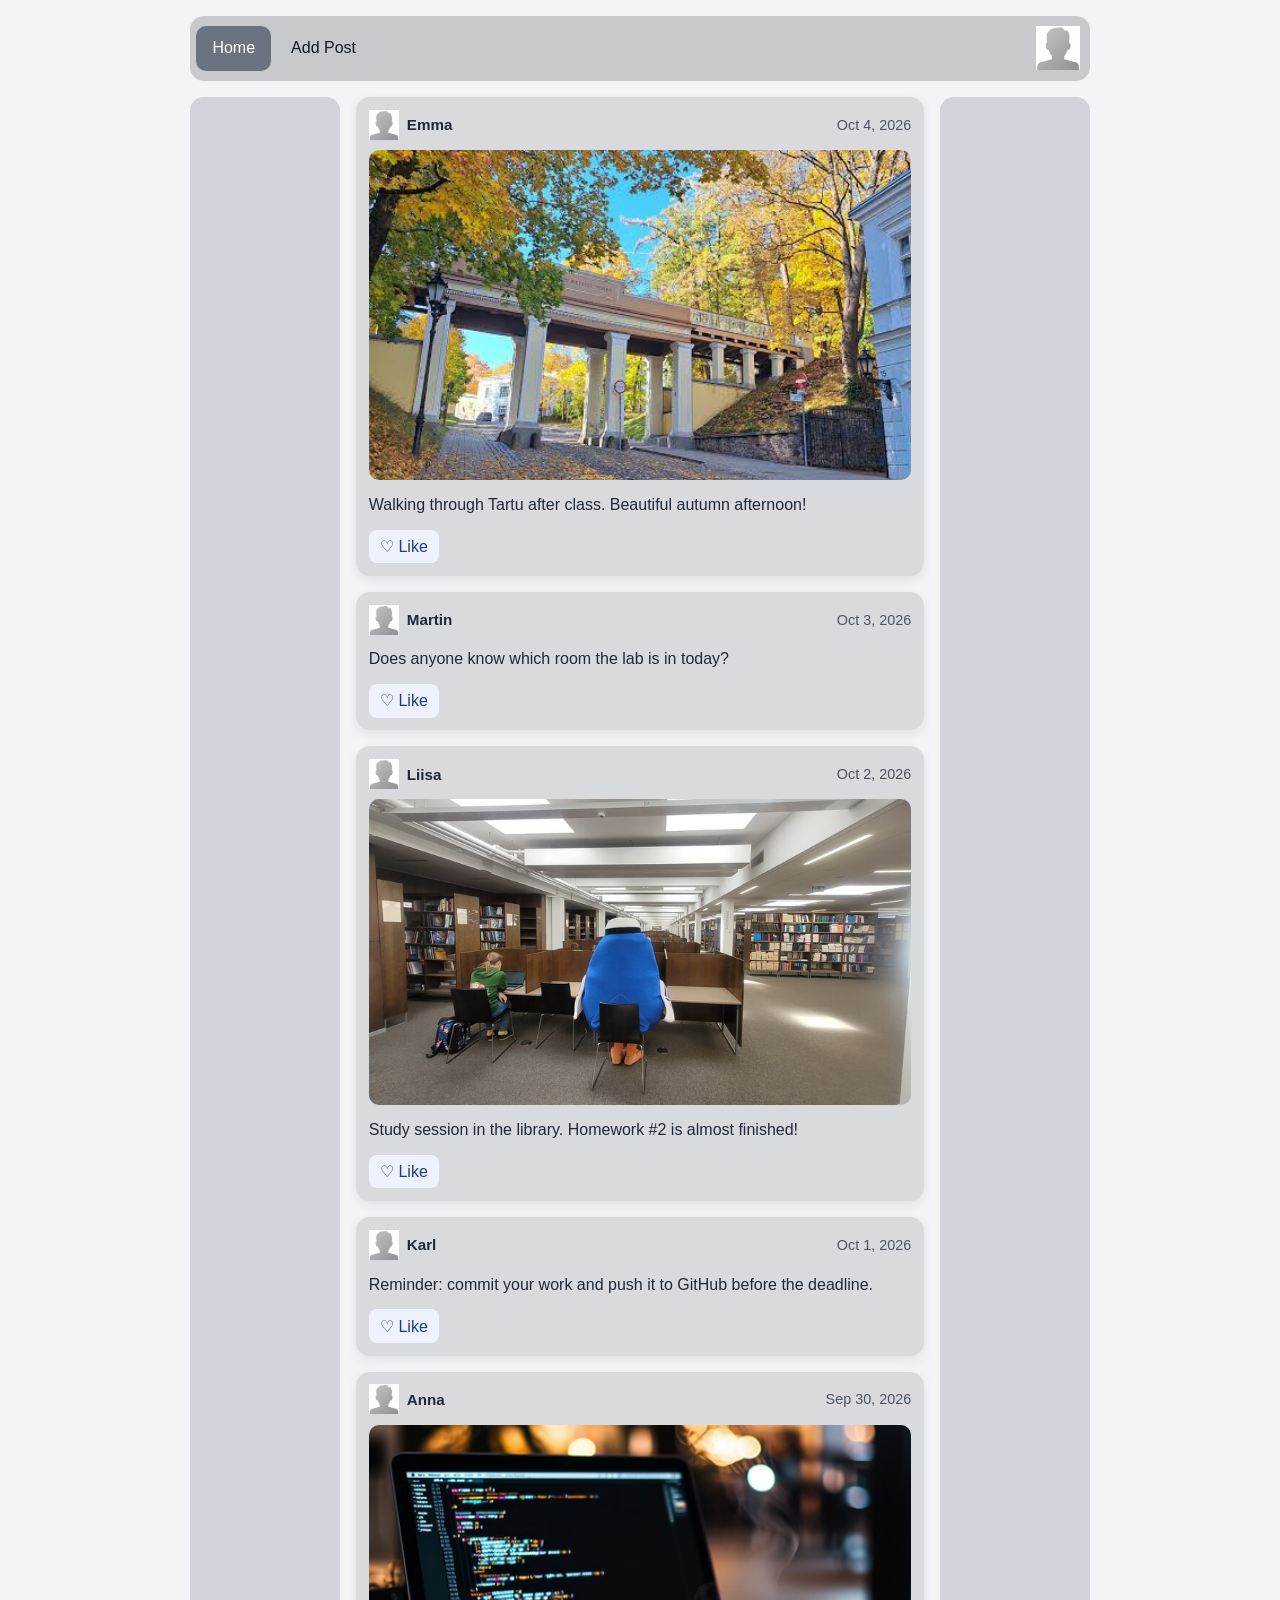
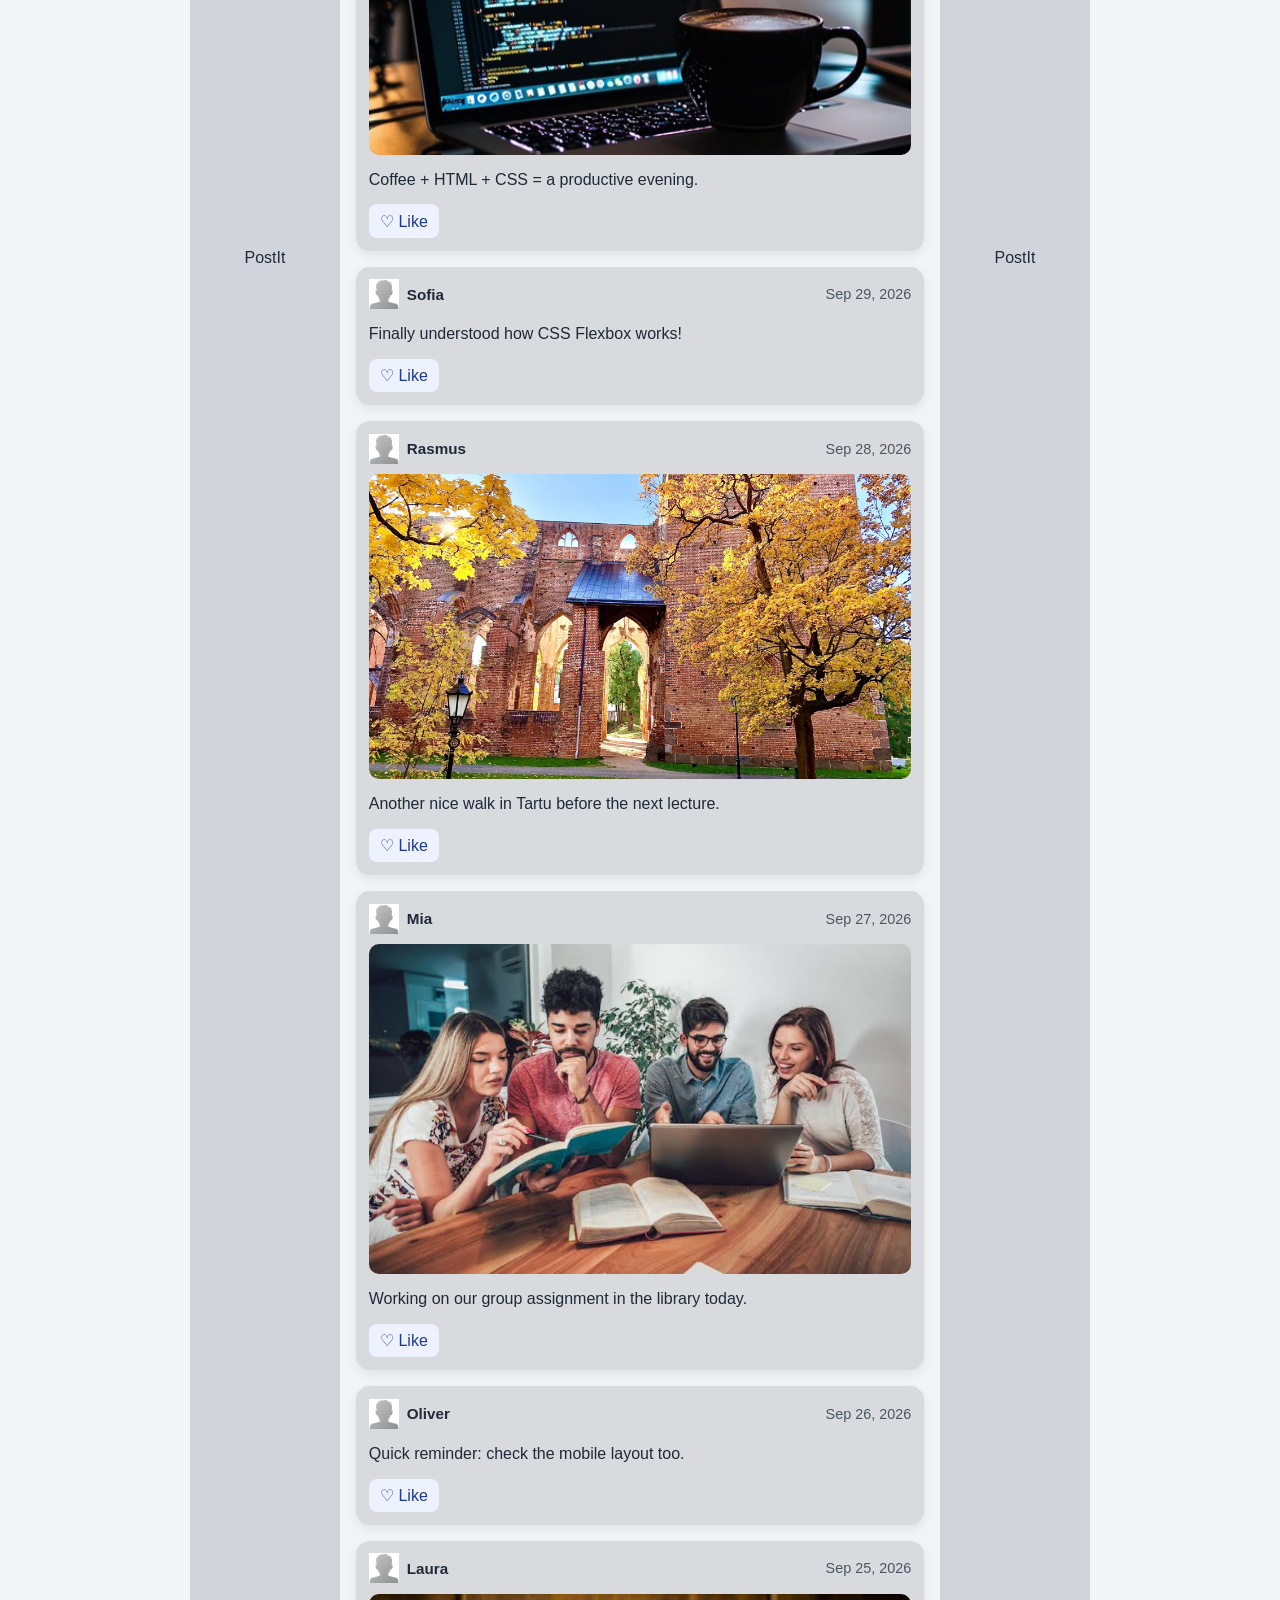
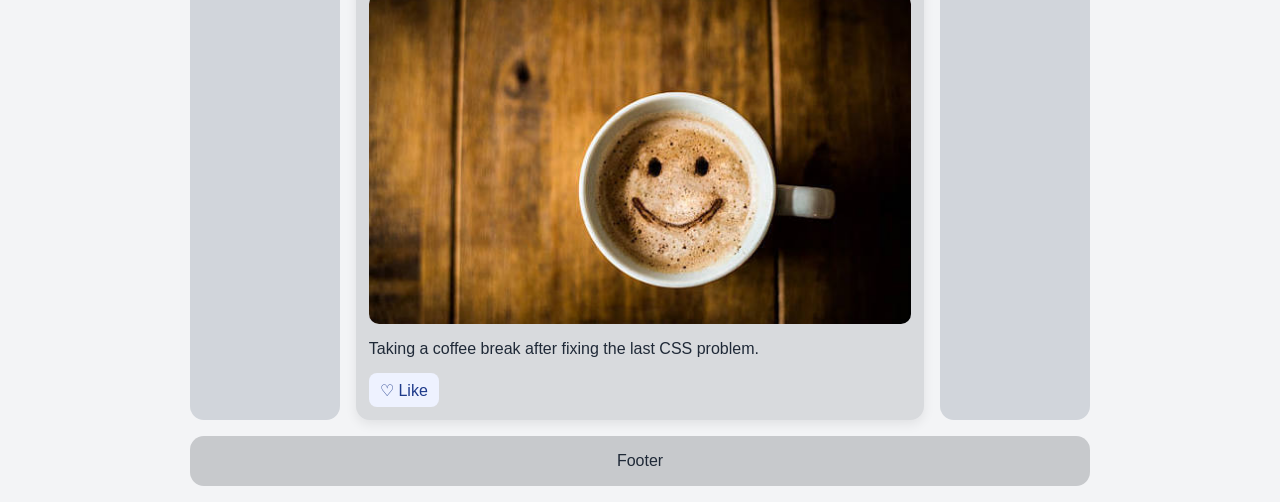
<file: index.html>
<!DOCTYPE html>
<html lang="en">
<head>
  <meta charset="UTF-8">
  <meta name="viewport" content="width=device-width, initial-scale=1.0">
  <!--muudab lehe sobivaks ka telefoniekraanile -->
  <title>PostIt - Home</title>
  <link rel="stylesheet" href="styles.css">
  <script src="script.js" defer></script>
  <!--ühendab html faili css failiga -->
</head>
<body>
  
  <header class="site-header">
    <nav class="main-nav" aria-label="Main navigation">
      <a href="index.html" aria-current="page">Home</a>
      <a href="addPost.html">Add Post</a>
      <!-- viitab addPost.html lehele-->
      <a class="profile-link" id="profile-toggle" href="login.html" aria-label="Open profile menu" aria-haspopup="true" aria-expanded="false" aria-controls="profile-menu">
        <!-- viitab  login.html lehele-->
        <img src="images/avatar.jpg" alt="Profile">
        <!--img näitab pilti, src näitab asukohta kus see asub, alt on pildi kirjeldusm kui seda ei saa laadida -->
      </a>
      <!-- Profiilimenüü avaneb ja sulgub profiilipildile vajutades. -->
      <section class="profile-menu" id="profile-menu" aria-label="User profile menu" hidden>
        <p class="profile-name">John Doe</p>
        <p class="profile-email">johndoe@ut.ee</p>
        <a href="login.html" class="logout-link">Log out</a>
      </section>
    </nav>
  </header>

  <main class="page-shell">
    <section class="feed-layout" aria-label="Post feed">
      <!-- siin asuvad postitused ja küljepaneelid-->
      <aside class="side-panel left-panel">
        <!-- aside sisaldab lisainfot-->
        <p>PostIt</p>
      </aside>

      <section class="posts" aria-label="All posts" id="posts-container">
        <p id="posts-status">Loading posts...</p>
        <!-- JSON-ist loodud postitused lisab script.js siia automaatselt. -->
<!-- kasutaja profiilipilt -->
<!-- näitab kuupäeva, datetime annab kuupäeva õiges vormis-->
<!-- postituse juurde kuuluv pilt-->
<!-- "like" nupp, type="button" tähendab et nupp ei saada vormi-->
<!--teine postitus-->
<!--kolmas postitus-->
<!--neljas postitus-->
<!--viies postitus-->
      </section>
      
      <aside class="side-panel right-panel">
                  <!--parem külgpaneel-->

        <p>PostIt</p>
      </aside>
    </section>
  </main>

  <footer class="site-footer">
    <p>Footer</p>
  </footer>
</body>
</html>
</file>
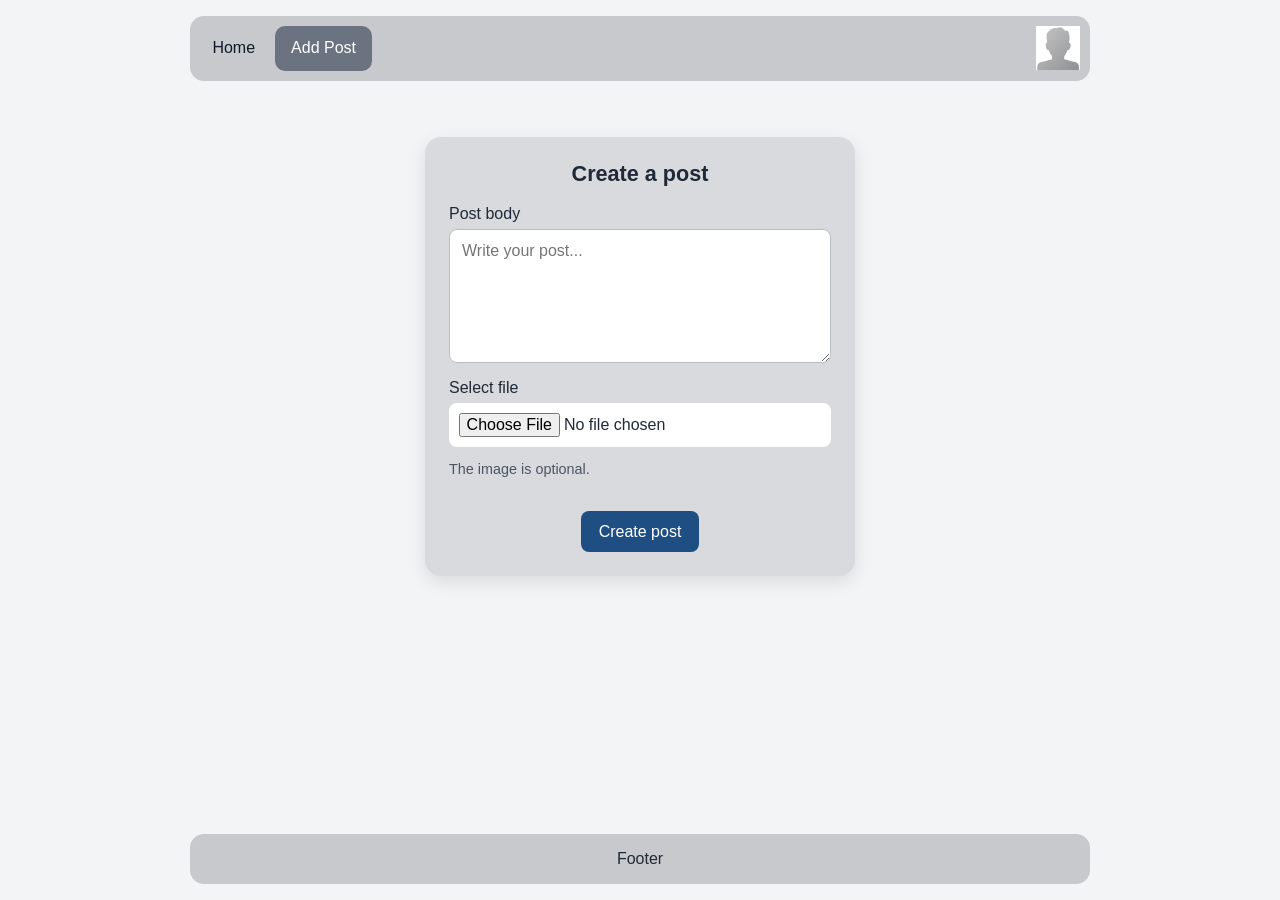
<file: addPost.html>
<!DOCTYPE html>
<html lang="en">
<head>
  <meta charset="UTF-8">
  
  <!-- leht sobivaks ka telole, üldiselt ka skaleeruv, kui brauseri suurust muudad -->
  <meta name="viewport" content="width=device-width, initial-scale=1.0">
  <title>PostIt - Add Post</title>

  <!-- ühendab addposti faili styles.css failiga -->
  <link rel="stylesheet" href="styles.css">
</head>
<body>
  
  <!-- lehe header; navigatsiooniriba; avalehele viimise nupp; add posti nupp (aria current
  näitab, et leht hetkel aktiivne); profiilipildi nupp kust läheb login lehele; profiilipilt -->
  <header class="site-header">
    <nav class="main-nav" aria-label="Main navigation">
      <a href="index.html">Home</a>
      <a href="addPost.html" aria-current="page">Add Post</a>
      <a class="profile-link" href="login.html" aria-label="Open login page">
        <img src="images/avatar.jpg" alt="Profile">
      </a>
    </nav>
  </header>

  <!-- uue postituse tegemise ala ja selle pealkiri -->
  <main class="page-shell centered-page">
    <section class="form-card" aria-labelledby="add-post-title">
      <h1 id="add-post-title">Create a post</h1>

      <!-- pärast vormi saatmist tagasi index.htmli; teksti sisestamise väli ja pealkiri;
      tekstikasti suurus, algne tekst sees ja required tähendab, et väli peab täidetud olema-->
      <form action="index.html" method="get">
        <label class="form-field">
          <span>Post body</span>
          <textarea name="postBody" rows="6" placeholder="Write your post..." required></textarea>
        </label>

        <!-- faili/pildi valimise väli; tekst selle sees; type="file" laseb
        kasutajal faili valida ning accept=image lubab valida pildifaile -->
        <label class="form-field">
          <span>Select file</span>
          <input type="file" name="postImage" accept="image/*">
        </label>

        <!-- selgitab, et pilt ei ole kohustuslik -->
        <p class="form-note">The image is optional.</p>

        <!-- nupu sektsioon; type="submit" pmst peaks ss postituse üles laadima, praegu ei tee seda; varasemalt olnud 
        action="index.html" viib kasutaja avalehele. -->
        <section class="form-actions" aria-label="Form actions">
          <button class="primary-button" type="submit">Create post</button>
        </section>
      </form>
    </section>
  </main>

  <!-- lehe alumine osa ehk footer ja selle tekst -->
  <footer class="site-footer">
    <p>Footer</p>
  </footer>
</body>
</html>
</file>
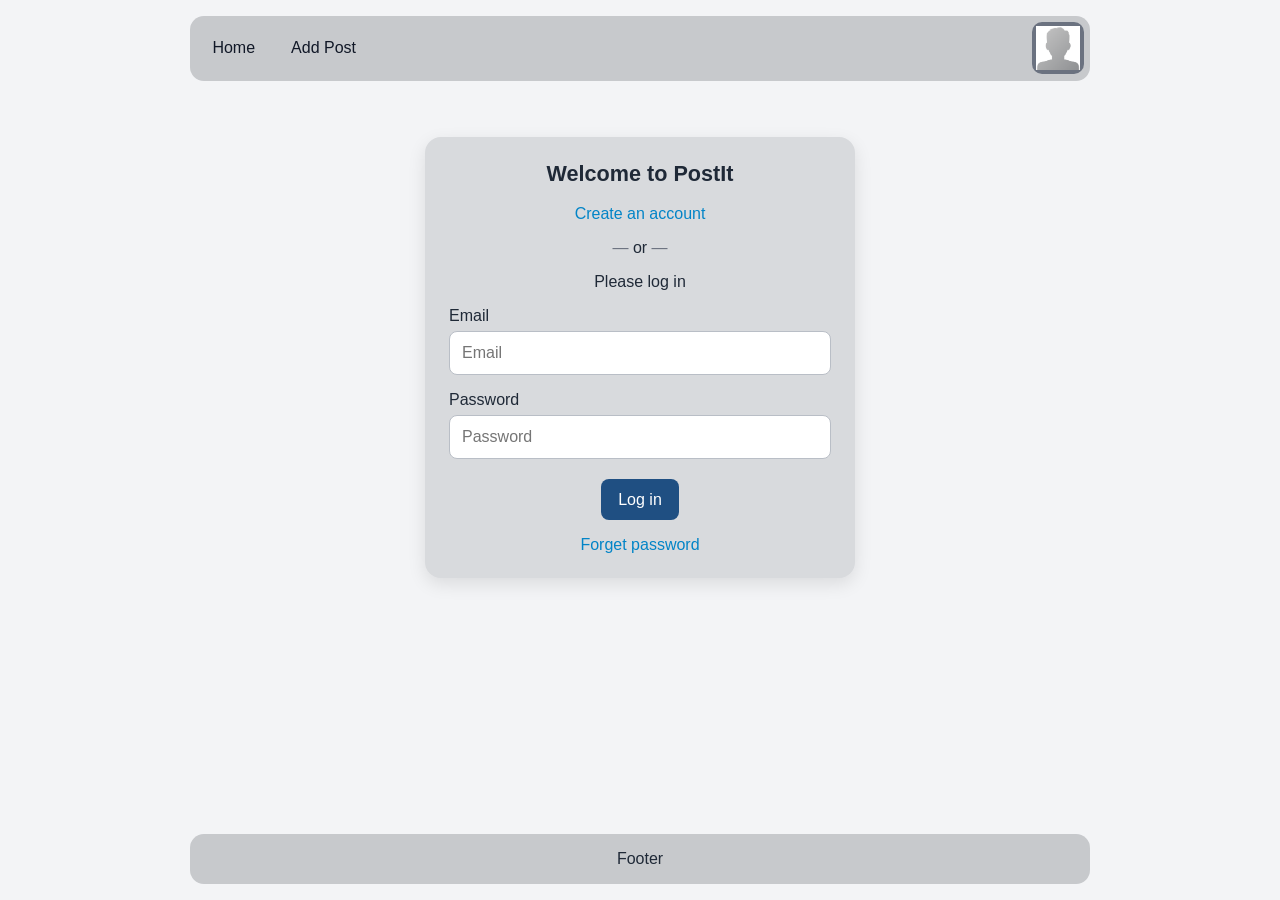
<file: login.html>
<!DOCTYPE html>
<html lang="en">
<head>
  <meta charset="UTF-8">
  <meta name="viewport" content="width=device-width, initial-scale=1.0">
  <!-- muudab lehe sobivaks ka telefonile-->
  <title>PostIt - Login</title>
  <!--tekst mida näeme brauseris -->
  <link rel="stylesheet" href="styles.css">
</head>
<body>
  <header class="site-header">
    <nav class="main-nav" aria-label="Main navigation">
      <!--navigatsioonimenüü, label kirjeldab otstarvet -->
      <a href="index.html">Home</a>
      <!-- link avalehele-->
      <a href="addPost.html">Add Post</a>
      <!--link uue postituse lisamiseks -->
      <a class="profile-link" href="login.html" aria-current="page" aria-label="Current login page">
        <!-- link viitab sisselogimise lehele, current"page" näitab et oleme sellel lehel -->
        <img src="images/avatar.jpg" alt="Profile">
        <!-- näitab profiilipilti, src on asukoht ja alt kirjeldab pilti-->
      </a>
    </nav>
  </header>

  <main class="page-shell centered-page">
    <!-- lehe põhisisu, centered-page aitab cssi abil sisu keskele paigutada -->
    <section class="form-card login-card" aria-labelledby="login-title">
      <!-- sisselogimise vormi ümbritsev osa-->
      <h1 id="login-title">Welcome to PostIt</h1>
      <!-- lehe peamine pealkiri, id võimaldab sellele elemendile teistest kohtadest diidata-->
      <a class="secondary-link" href="#create-account">Create an account</a>
      <!-- link konto loomise juurde, #create account viitab samal lehel elemendile mille id oleks create account-->
      <p class="or-text">or</p>
      <p>Please log in</p>

      <form action="index.html" method="get">
        <!-- action suunab avalehele, method get saadab vormi andmed URl-i kaudu-->
        <label class="form-field">
          <span>Email</span>
          <input type="email" name="email" placeholder="Email" required>
          <!-- emaili sisestusväli, placeholder näitab emaili kirjet väljal, required et väli ei jää tühjaks-->
        </label>

        <label class="form-field">
          <span>Password</span>
          <!--parooli välja nimetus -->
          <input type="password" name="password" placeholder="Password" required minlength="1">
          <!-- parooli sisestusväli, type="password" peidab sisestatud tähemärgid, 
          required ei luba välja tühjaks jätta ning minlength 1 nõuab 1te tähemärki-->
        </label>

        <section class="form-actions" aria-label="Form actions">
          <!-- grupeerib vormi tegevused-->
          <button class="primary-button" type="submit">Log in</button>
          <!-- nupp saadam vormi ja pärast saatmist suunatakse kasutaja index.htmli -->
        </section>
      </form>

      <a class="secondary-link" href="#forgot-password">Forget password</a>
      <!-- link unustatud parooli juurde-->
    </section>
  </main>

  <footer class="site-footer">
    <p>Footer</p>
  </footer>
</body>
</html>
</file>
<file: styles.css>
* { /*kehtib kõikidele html-i elementidele*/
  box-sizing: border-box;
}

html {
  font-family: Arial, Helvetica, sans-serif;
  background: #f3f4f6;
  color: #1f2937;
}

body {
  min-height: 100vh;          /*body kõrgus on terve ekraan*/          
  margin: 0;
  display: flex;            /*flexbox*/              
  flex-direction: column;
}

img {
  max-width: 100%; /*pildi max laius on 100% selle containeri laiusest*/
  display: block;   /*pilt on nüüd block level element*/
}

button,
input,
textarea {
  font: inherit; /*font saadakse ülemelemendilt*/
}

.site-header {
  width: min(100% - 2rem, 900px);
  margin: 1rem auto 0;
}

.main-nav {
  min-height: 58px;
  padding: 0.4rem;
  border-radius: 14px;
  background: #c7c9cc;
  display: flex;          
  align-items: center;
  gap: 0.25rem;
}

.main-nav a {
  color: #111827;
  text-decoration: none;
  padding: 0.85rem 1rem;
  border-radius: 10px;
  transition: background-color 0.2s ease, color 0.2s ease;
}

.main-nav a:hover,
.main-nav a:focus-visible {
  background: #4b5563;
  color: #ffffff;
}

.main-nav a[aria-current="page"] {
  background: #6b7280;
  color: #ffffff;
}

.main-nav .profile-link {
  margin-left: auto;
  padding: 0.25rem;
}

.profile-link img {
  width: 44px;
  height: 44px;
}


.page-shell {
  width: min(100% - 2rem, 900px);
  margin: 1rem auto;
  flex: 1;
}

.feed-layout {
  display: flex;              
  align-items: stretch;
  gap: 1rem;
}

.side-panel {
  flex: 0 0 150px;
  min-height: 420px;
  padding: 1rem;
  border-radius: 14px;
  background: #d1d5db;
  display: flex;
  align-items: center;
  justify-content: center;
  text-align: center;
}

.posts {
  flex: 1 1 520px;
  display: flex;            
  flex-direction: column;
  gap: 1rem;
  min-width: 0;
}

.post {
  background: #d8dadd;
  border-radius: 14px;
  padding: 0.8rem;
  box-shadow: 0 4px 12px rgb(0 0 0 / 8%);
}

.post > header {
  display: flex;
  align-items: center;
  gap: 0.5rem;
  margin-bottom: 0.65rem;
}

.post > header time {
  margin-left: auto;
  color: #4b5563;
  font-size: 0.9rem;
}

.mini-avatar {
  width: 30px;
  height: 30px;
}

.post-photo {
  width: 100%;
  max-height: 330px;
  object-fit: cover;
  border-radius: 10px;
}

.post p {
  line-height: 1.5;
  margin: 0.8rem 0;
}

.like-button {
  border: 0;
  border-radius: 8px;
  padding: 0.45rem 0.7rem;
  background: #eef2ff;
  color: #1e3a8a;
  cursor: pointer;
}

.like-button:hover {
  background: #dbeafe;
}

.centered-page {
  display: flex;
  align-items: flex-start;
  justify-content: center;
  padding-top: 2.5rem;
}

.form-card {
  width: min(100%, 430px);
  padding: 1.5rem;
  border-radius: 16px;
  background: #d8dadd;
  box-shadow: 0 6px 18px rgb(0 0 0 / 10%);
}

.form-card h1 {
  margin-top: 0;
  text-align: center;
  font-size: 1.35rem;
}

.form-card form {
  display: flex;            
  flex-direction: column;
}

.form-field {
  display: flex;
  flex-direction: column;
  gap: 0.4rem;
}

.form-field + .form-field {
  margin-top: 1rem;
}

.form-field textarea,
.form-field input[type="email"],
.form-field input[type="password"] {
  width: 100%;
  border: 1px solid #b9bec6;
  border-radius: 8px;
  background: #ffffff;
  padding: 0.75rem;
}

.form-field input[type="file"] {
  width: 100%;
  background: #ffffff;
  border-radius: 8px;
  padding: 0.6rem;
}

.form-note {
  color: #4b5563;
  font-size: 0.9rem;
}

.form-field ~ .form-actions {
  margin-top: 1.25rem;
}

.form-actions {
  display: flex;
  justify-content: center;
}

.primary-button {
  border: 0;
  border-radius: 8px;
  background: #1f4f82;
  color: #ffffff;
  padding: 0.7rem 1.1rem;
  cursor: pointer;
}

.primary-button:hover,
.primary-button:focus-visible {
  background: #163b63;
}

.login-card {
  text-align: center;
}

.login-card form {
  margin: 1rem 0;
  text-align: left;
}

.secondary-link {
  color: #0284c7;
  text-decoration: none;
}

.secondary-link:hover {
  text-decoration: underline;
}

.or-text {
  margin-bottom: 0.2rem;
}

.or-text::before,
.or-text::after {
  content: " — ";
  color: #6b7280;
}

.site-footer {
  width: min(100% - 2rem, 900px);
  margin: 0 auto 1rem;
  padding: 1rem;
  border-radius: 14px;
  background: #c7c9cc;
  text-align: center;
}

.site-footer p {
  margin: 0;
}

@media (max-width: 700px) {
  .site-header,
  .page-shell,
  .site-footer {
    width: min(100% - 1rem, 900px);
  }

  .main-nav {
    min-height: 52px;
  }

  .main-nav a {
    padding: 0.7rem 0.8rem;
  }

  .feed-layout {
    flex-direction: column;
  }

  .side-panel {
    display: none;
  }

  .posts {
    flex-basis: auto;
  }

  .centered-page {
    padding-top: 1rem;
  }
}

/* Homework 2: JavaScriptiga loodud postituste autor ja profiili rippmenüü. */

/*dropdown asetseb õiges kohas*/
.main-nav {
  position: relative;
}

/*autori nime fondi suurus*/
.post-author {
  font-size: 0.95rem;
}


/*selle klassi peidetud elemente ei kuvata*/
.profile-menu[hidden] {
  display: none;
}


/*dropdown menüü kujundus*/
.profile-menu {
  position: absolute;
  top: calc(100% + 0.45rem);
  right: 0;
  z-index: 10;
  width: min(260px, calc(100vw - 2rem));
  padding: 1rem;
  background: #ffffff;
  border: 1px solid #c7c9cc;
  border-radius: 12px;
  box-shadow: 0 6px 18px rgb(0 0 0 / 15%);
  display: flex;
  flex-direction: column;
  gap: 0.65rem;
}

/*valitakse kõik descendant elemendid*/
.profile-menu p {
  margin: 0;
  overflow-wrap: anywhere;
}

/*profiilinimi bold*/
.profile-name {
  font-weight: bold;
}

.profile-email {
  color: #4b5563;
  font-size: 0.9rem;
}

/*descendant selectorid*/
.main-nav .profile-menu .logout-link {
  padding: 0.6rem 0.75rem;
  background: #f3f4f6;
  border-radius: 8px;
  text-align: center;
}

/*javascripti abil muudab nupu stiili*/
.like-button[aria-pressed="true"] {
  background: #fee2e2;
  color: #991b1b;
}
</file>
